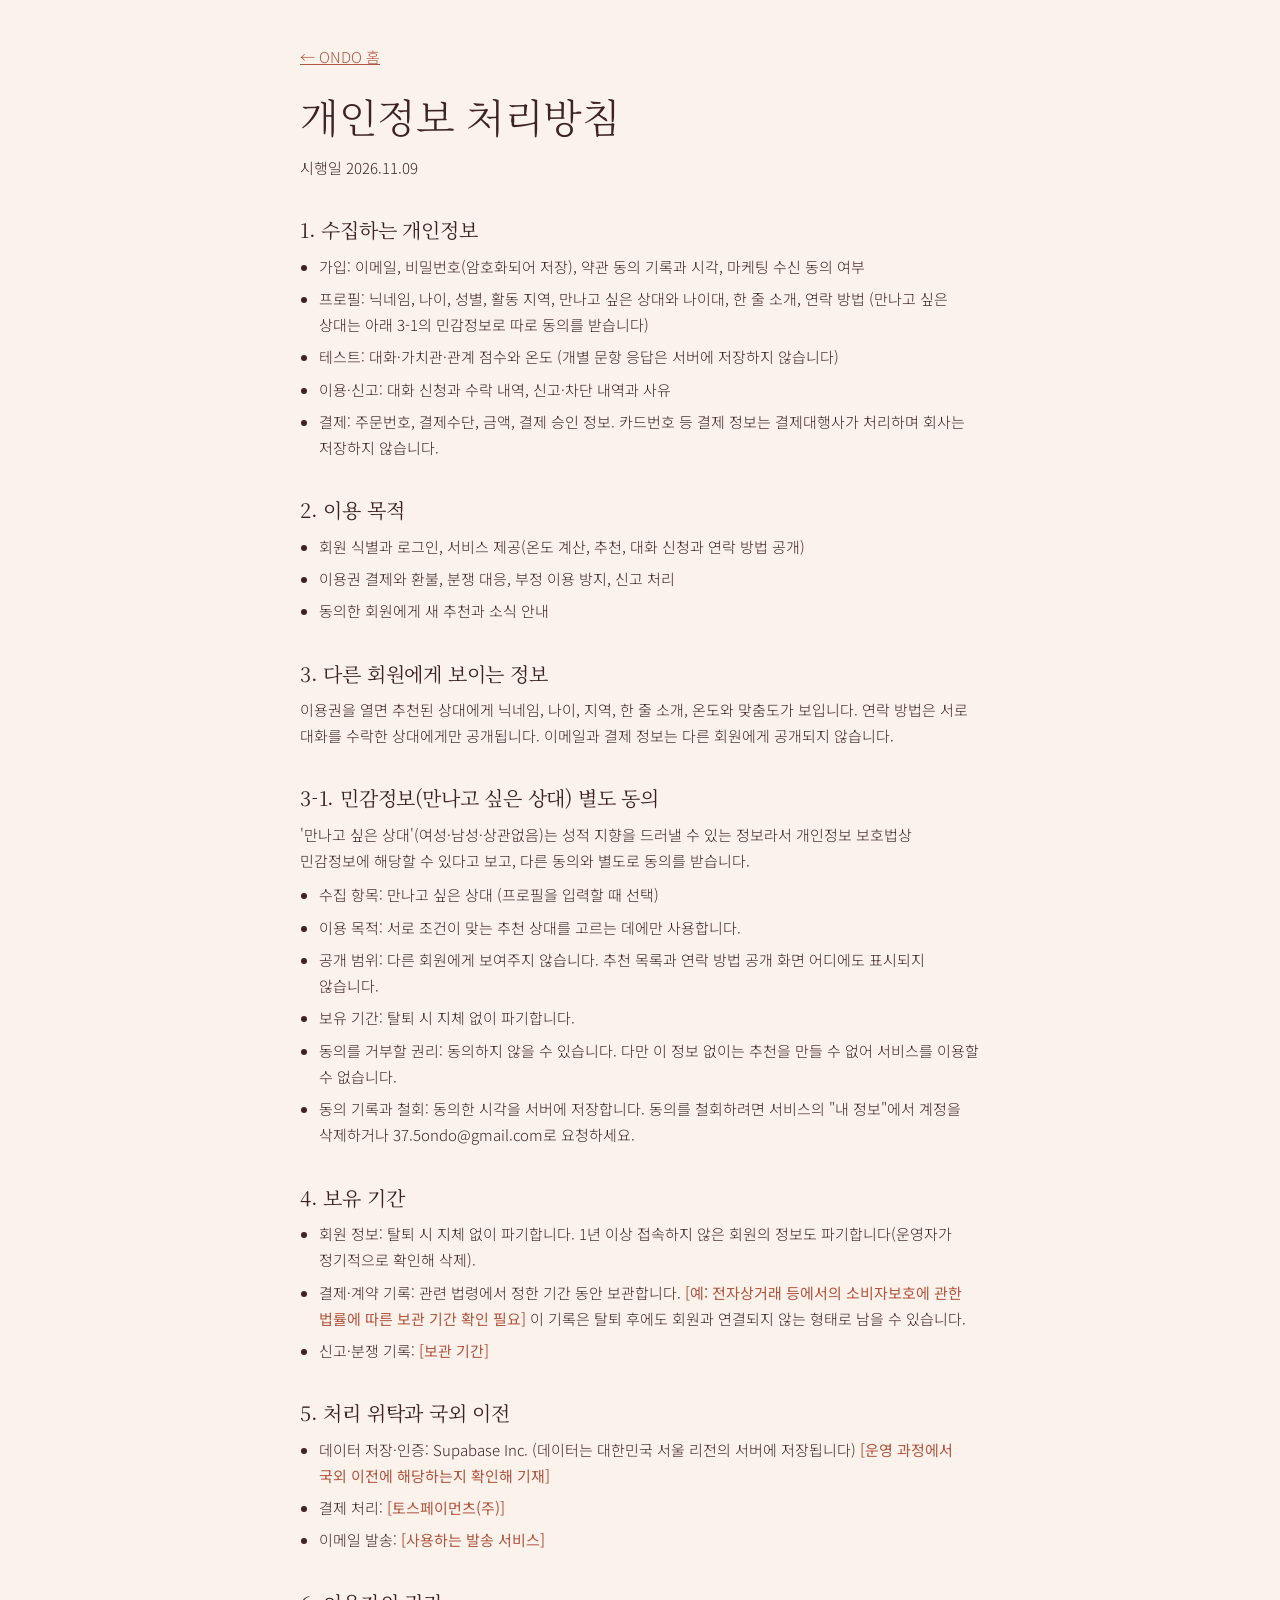
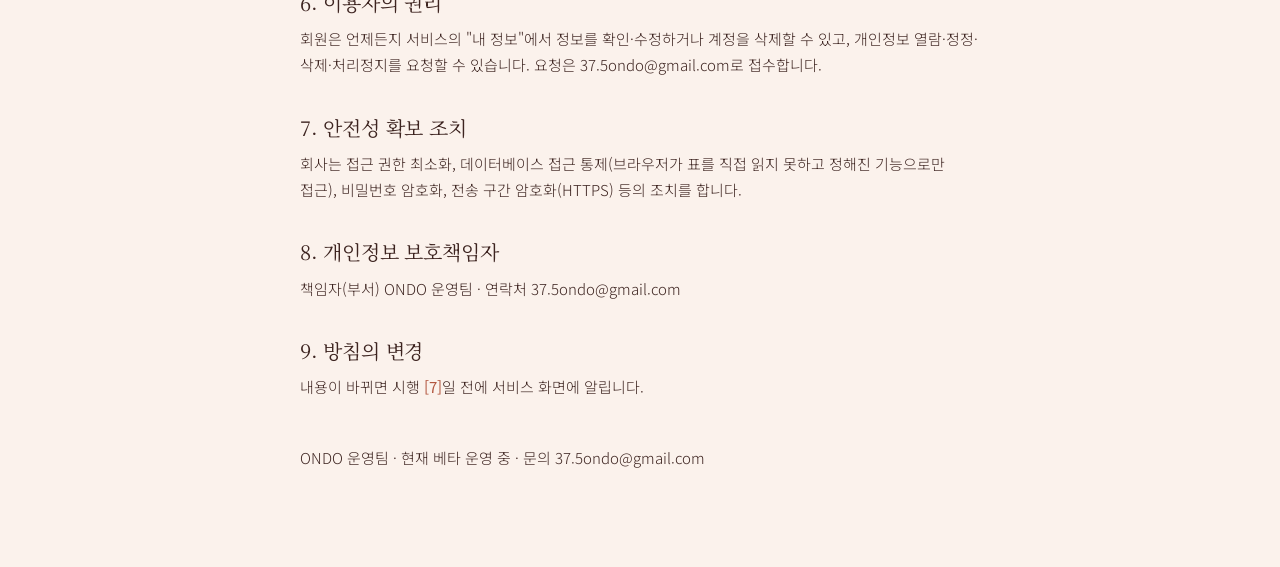
<file: privacy.html>
<!doctype html>
<html lang="ko">
<head>
<meta charset="utf-8">
<meta name="viewport" content="width=device-width,initial-scale=1,viewport-fit=cover">
<title>개인정보 처리방침 · ONDO</title>
<link rel="stylesheet" href="https://fonts.googleapis.com/css2?family=Noto+Serif+KR:wght@300;400&family=Noto+Sans+KR:wght@300;400;500&display=swap">
<link rel="stylesheet" href="styles.css">
<style>
.doc h2 { font-size: 20px; margin: 36px 0 10px; }
.doc p, .doc li { font-size: 15px; color: var(--ink); }
.doc ol, .doc ul { padding-left: 1.2em; margin: 8px 0; list-style: revert; display: grid; gap: 6px; }
.draft { background: var(--paper-2); border-radius: 14px; padding: 16px 18px; font-size: 13px; color: var(--ink); margin-bottom: 28px; }
.ph { color: var(--accent); font-weight: 400; }
</style>
</head>
<body>
<main class="screen"><div class="wrap"><div class="col wide doc">
<p class="switch" style="margin:0 0 20px"><a href="index.html" style="color:var(--accent)">← ONDO 홈</a></p>
<div class="page-head"><h1>개인정보 처리방침</h1><p>시행일 2026.11.09</p></div>
<div class="draft" id="draft" hidden><b>초안입니다.</b> 서비스를 열기 전에 반드시 법률 전문가의 검토를 받고 <span class="ph">[대괄호]</span> 항목을 실제 내용으로 바꾸세요. 이 초안은 법률 자문이 아니며, 실제 서비스 방식과 다르면 고쳐야 합니다.</div>
<h2>1. 수집하는 개인정보</h2>
<ul>
<li>가입: 이메일, 비밀번호(암호화되어 저장), 약관 동의 기록과 시각, 마케팅 수신 동의 여부</li>
<li>프로필: 닉네임, 나이, 성별, 활동 지역, 만나고 싶은 상대와 나이대, 한 줄 소개, 연락 방법 (만나고 싶은 상대는 아래 3-1의 민감정보로 따로 동의를 받습니다)</li>
<li>테스트: 대화·가치관·관계 점수와 온도 (개별 문항 응답은 서버에 저장하지 않습니다)</li>
<li>이용·신고: 대화 신청과 수락 내역, 신고·차단 내역과 사유</li>
<li>결제: 주문번호, 결제수단, 금액, 결제 승인 정보. 카드번호 등 결제 정보는 결제대행사가 처리하며 회사는 저장하지 않습니다.</li>
</ul>
<h2>2. 이용 목적</h2>
<ul>
<li>회원 식별과 로그인, 서비스 제공(온도 계산, 추천, 대화 신청과 연락 방법 공개)</li>
<li>이용권 결제와 환불, 분쟁 대응, 부정 이용 방지, 신고 처리</li>
<li>동의한 회원에게 새 추천과 소식 안내</li>
</ul>
<h2>3. 다른 회원에게 보이는 정보</h2>
<p>이용권을 열면 추천된 상대에게 닉네임, 나이, 지역, 한 줄 소개, 온도와 맞춤도가 보입니다. 연락 방법은 서로 대화를 수락한 상대에게만 공개됩니다. 이메일과 결제 정보는 다른 회원에게 공개되지 않습니다.</p>
<h2 id="sensitive">3-1. 민감정보(만나고 싶은 상대) 별도 동의</h2>
<p>'만나고 싶은 상대'(여성·남성·상관없음)는 성적 지향을 드러낼 수 있는 정보라서 개인정보 보호법상 민감정보에 해당할 수 있다고 보고, 다른 동의와 별도로 동의를 받습니다.</p>
<ul>
<li>수집 항목: 만나고 싶은 상대 (프로필을 입력할 때 선택)</li>
<li>이용 목적: 서로 조건이 맞는 추천 상대를 고르는 데에만 사용합니다.</li>
<li>공개 범위: 다른 회원에게 보여주지 않습니다. 추천 목록과 연락 방법 공개 화면 어디에도 표시되지 않습니다.</li>
<li>보유 기간: 탈퇴 시 지체 없이 파기합니다.</li>
<li>동의를 거부할 권리: 동의하지 않을 수 있습니다. 다만 이 정보 없이는 추천을 만들 수 없어 서비스를 이용할 수 없습니다.</li>
<li>동의 기록과 철회: 동의한 시각을 서버에 저장합니다. 동의를 철회하려면 서비스의 "내 정보"에서 계정을 삭제하거나 <span data-biz="contact">[이메일 또는 전화번호]</span>로 요청하세요.</li>
</ul>
<h2>4. 보유 기간</h2>
<ul>
<li>회원 정보: 탈퇴 시 지체 없이 파기합니다. 1년 이상 접속하지 않은 회원의 정보도 파기합니다(운영자가 정기적으로 확인해 삭제).</li>
<li>결제·계약 기록: 관련 법령에서 정한 기간 동안 보관합니다. <span class="ph">[예: 전자상거래 등에서의 소비자보호에 관한 법률에 따른 보관 기간 확인 필요]</span> 이 기록은 탈퇴 후에도 회원과 연결되지 않는 형태로 남을 수 있습니다.</li>
<li>신고·분쟁 기록: <span class="ph">[보관 기간]</span></li>
</ul>
<h2>5. 처리 위탁과 국외 이전</h2>
<ul>
<li>데이터 저장·인증: Supabase Inc. (데이터는 대한민국 서울 리전의 서버에 저장됩니다) <span class="ph">[운영 과정에서 국외 이전에 해당하는지 확인해 기재]</span></li>
<li>결제 처리: <span class="ph">[토스페이먼츠(주)]</span></li>
<li>이메일 발송: <span class="ph">[사용하는 발송 서비스]</span></li>
</ul>
<h2>6. 이용자의 권리</h2>
<p>회원은 언제든지 서비스의 "내 정보"에서 정보를 확인·수정하거나 계정을 삭제할 수 있고, 개인정보 열람·정정·삭제·처리정지를 요청할 수 있습니다. 요청은 <span data-biz="contact">[이메일 또는 전화번호]</span>로 접수합니다.</p>
<h2>7. 안전성 확보 조치</h2>
<p>회사는 접근 권한 최소화, 데이터베이스 접근 통제(브라우저가 표를 직접 읽지 못하고 정해진 기능으로만 접근), 비밀번호 암호화, 전송 구간 암호화(HTTPS) 등의 조치를 합니다.</p>
<h2>8. 개인정보 보호책임자</h2>
<p>책임자(부서) <span data-biz="privacyOfficer">[이름 또는 부서명]</span> · 연락처 <span data-biz="contact">[이메일 또는 전화번호]</span></p>
<h2>9. 방침의 변경</h2>
<p>내용이 바뀌면 시행 <span class="ph">[7]</span>일 전에 서비스 화면에 알립니다.</p>
<p class="hint" id="biz-line" style="margin-top:44px"><span data-biz="name">[사업자명]</span> · 대표 <span data-biz="ceo">[대표자명]</span> · 문의 <span data-biz="contact">[이메일 또는 전화번호]</span></p>
</div></div></main>
<script src="config.js"></script>
<script>
(function () {
  var B = (window.ONDO_CONFIG || {}).business || {};
  var dr = document.getElementById("draft"); if (dr && !B.contact) dr.hidden = false;  // 운영자에게만 필요한 안내라 연락처를 채우면 사라져요
  document.querySelectorAll("[data-biz]").forEach(function (el) { var v = B[el.getAttribute("data-biz")]; if (v) el.textContent = v; });
  var bl = document.getElementById("biz-line"); if (bl && !B.regNo) bl.textContent = (B.name || "ONDO") + " · 현재 베타 운영 중" + (B.contact ? " · 문의 " + B.contact : "");  // 사업자등록 전에는 빈 칸 대신 운영 상태만
})();
</script>
</body>
</html>
</file>
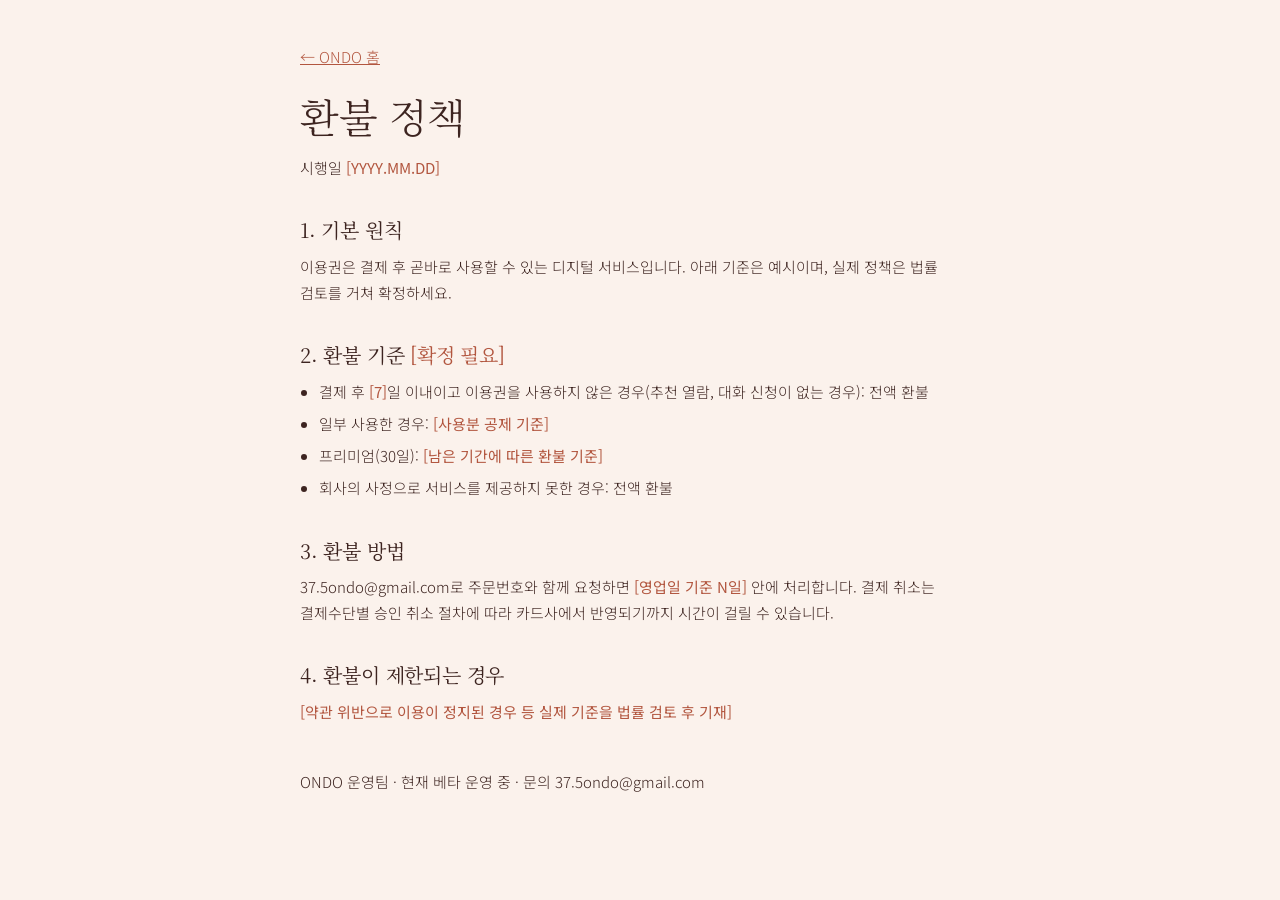
<file: refund.html>
<!doctype html>
<html lang="ko">
<head>
<meta charset="utf-8">
<meta name="viewport" content="width=device-width,initial-scale=1,viewport-fit=cover">
<title>환불 정책 · ONDO</title>
<link rel="stylesheet" href="https://fonts.googleapis.com/css2?family=Noto+Serif+KR:wght@300;400&family=Noto+Sans+KR:wght@300;400;500&display=swap">
<link rel="stylesheet" href="styles.css">
<style>
.doc h2 { font-size: 20px; margin: 36px 0 10px; }
.doc p, .doc li { font-size: 15px; color: var(--ink); }
.doc ol, .doc ul { padding-left: 1.2em; margin: 8px 0; list-style: revert; display: grid; gap: 6px; }
.draft { background: var(--paper-2); border-radius: 14px; padding: 16px 18px; font-size: 13px; color: var(--ink); margin-bottom: 28px; }
.ph { color: var(--accent); font-weight: 400; }
</style>
</head>
<body>
<main class="screen"><div class="wrap"><div class="col wide doc">
<p class="switch" style="margin:0 0 20px"><a href="index.html" style="color:var(--accent)">← ONDO 홈</a></p>
<div class="page-head"><h1>환불 정책</h1><p>시행일 <span class="ph">[YYYY.MM.DD]</span></p></div>
<div class="draft" id="draft" hidden><b>초안입니다.</b> 서비스를 열기 전에 반드시 법률 전문가의 검토를 받고 <span class="ph">[대괄호]</span> 항목을 실제 내용으로 바꾸세요. 이 초안은 법률 자문이 아니며, 실제 서비스 방식과 다르면 고쳐야 합니다.</div>
<h2>1. 기본 원칙</h2>
<p>이용권은 결제 후 곧바로 사용할 수 있는 디지털 서비스입니다. 아래 기준은 예시이며, 실제 정책은 법률 검토를 거쳐 확정하세요.</p>
<h2>2. 환불 기준 <span class="ph">[확정 필요]</span></h2>
<ul>
<li>결제 후 <span class="ph">[7]</span>일 이내이고 이용권을 사용하지 않은 경우(추천 열람, 대화 신청이 없는 경우): 전액 환불</li>
<li>일부 사용한 경우: <span class="ph">[사용분 공제 기준]</span></li>
<li>프리미엄(30일): <span class="ph">[남은 기간에 따른 환불 기준]</span></li>
<li>회사의 사정으로 서비스를 제공하지 못한 경우: 전액 환불</li>
</ul>
<h2>3. 환불 방법</h2>
<p><span data-biz="contact">[이메일 또는 전화번호]</span>로 주문번호와 함께 요청하면 <span class="ph">[영업일 기준 N일]</span> 안에 처리합니다. 결제 취소는 결제수단별 승인 취소 절차에 따라 카드사에서 반영되기까지 시간이 걸릴 수 있습니다.</p>
<h2>4. 환불이 제한되는 경우</h2>
<p><span class="ph">[약관 위반으로 이용이 정지된 경우 등 실제 기준을 법률 검토 후 기재]</span></p>
<p class="hint" id="biz-line" style="margin-top:44px"><span data-biz="name">[사업자명]</span> · 대표 <span data-biz="ceo">[대표자명]</span> · 문의 <span data-biz="contact">[이메일 또는 전화번호]</span></p>
</div></div></main>
<script src="config.js"></script>
<script>
(function () {
  var B = (window.ONDO_CONFIG || {}).business || {};
  var dr = document.getElementById("draft"); if (dr && !B.contact) dr.hidden = false;  // 운영자에게만 필요한 안내라 연락처를 채우면 사라져요
  document.querySelectorAll("[data-biz]").forEach(function (el) { var v = B[el.getAttribute("data-biz")]; if (v) el.textContent = v; });
  var bl = document.getElementById("biz-line"); if (bl && !B.regNo) bl.textContent = (B.name || "ONDO") + " · 현재 베타 운영 중" + (B.contact ? " · 문의 " + B.contact : "");  // 사업자등록 전에는 빈 칸 대신 운영 상태만
})();
</script>
</body>
</html>
</file>
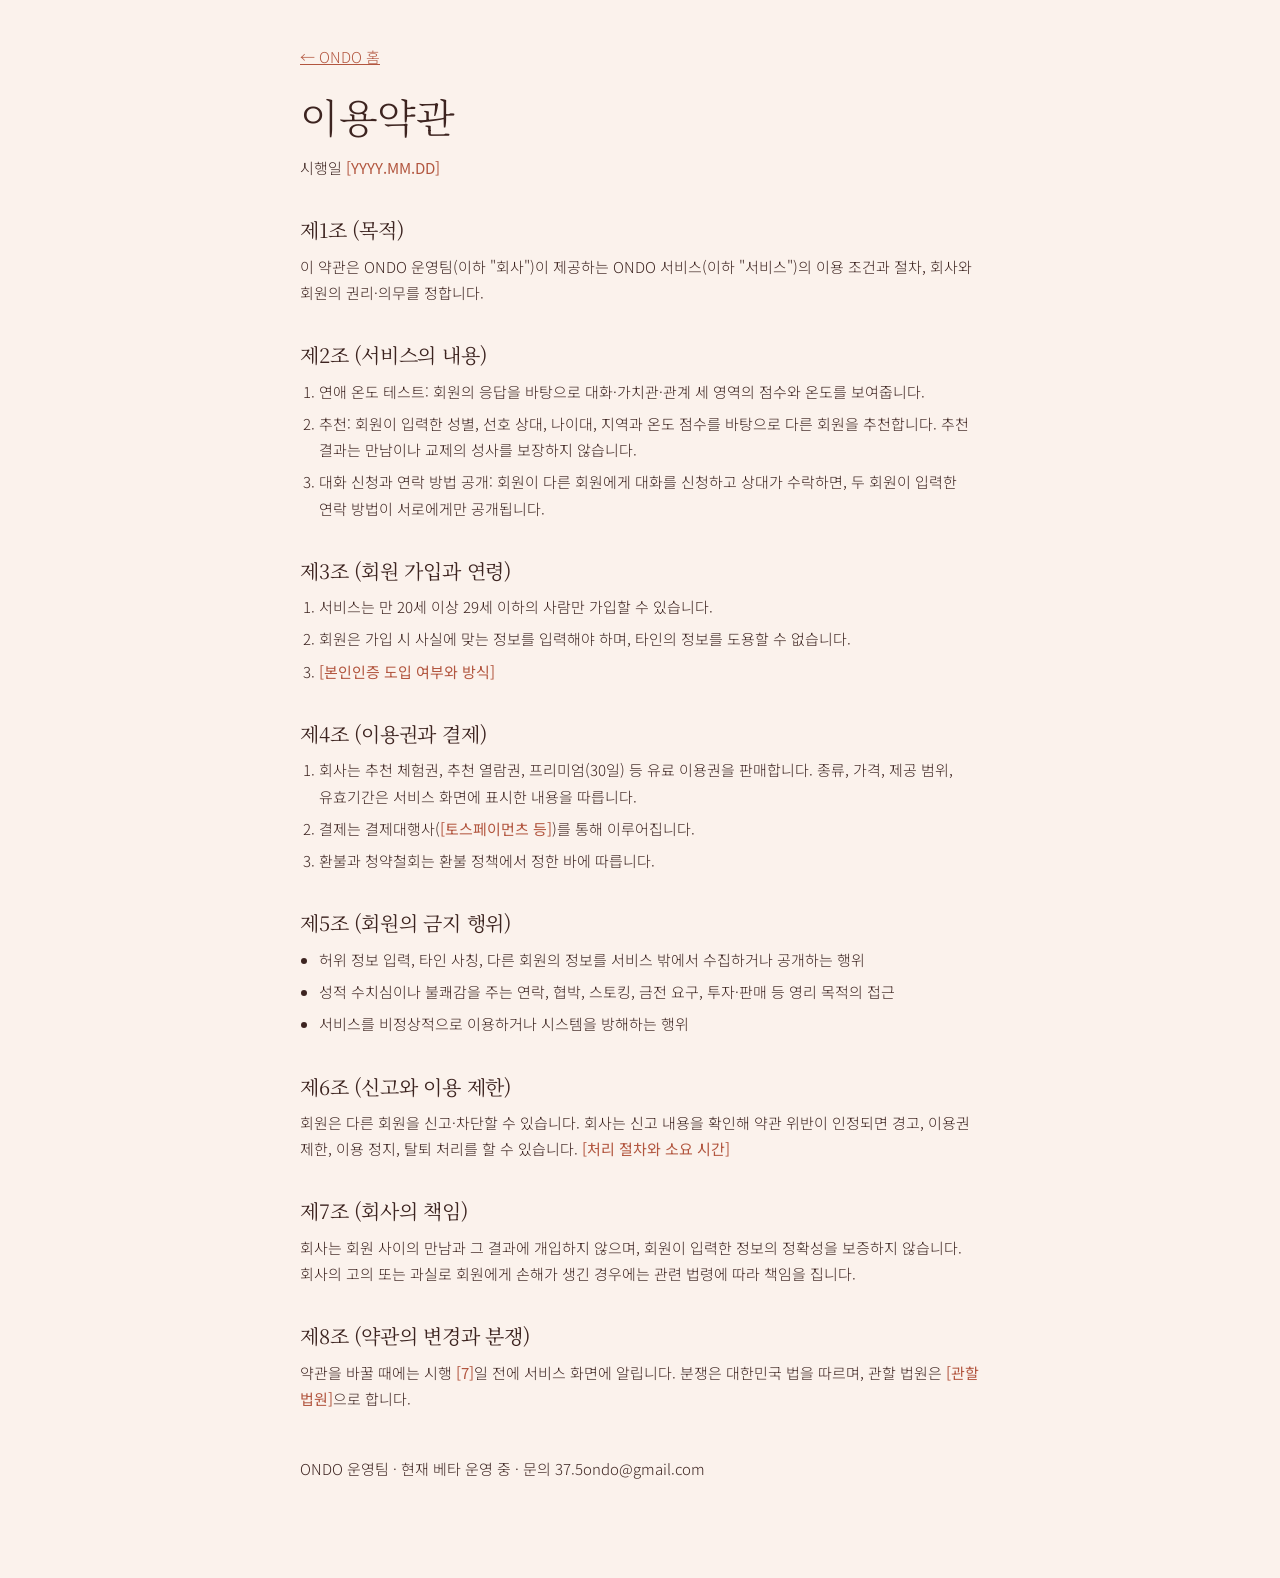
<file: terms.html>
<!doctype html>
<html lang="ko">
<head>
<meta charset="utf-8">
<meta name="viewport" content="width=device-width,initial-scale=1,viewport-fit=cover">
<title>이용약관 · ONDO</title>
<link rel="stylesheet" href="https://fonts.googleapis.com/css2?family=Noto+Serif+KR:wght@300;400&family=Noto+Sans+KR:wght@300;400;500&display=swap">
<link rel="stylesheet" href="styles.css">
<style>
.doc h2 { font-size: 20px; margin: 36px 0 10px; }
.doc p, .doc li { font-size: 15px; color: var(--ink); }
.doc ol, .doc ul { padding-left: 1.2em; margin: 8px 0; list-style: revert; display: grid; gap: 6px; }
.draft { background: var(--paper-2); border-radius: 14px; padding: 16px 18px; font-size: 13px; color: var(--ink); margin-bottom: 28px; }
.ph { color: var(--accent); font-weight: 400; }
</style>
</head>
<body>
<main class="screen"><div class="wrap"><div class="col wide doc">
<p class="switch" style="margin:0 0 20px"><a href="index.html" style="color:var(--accent)">← ONDO 홈</a></p>
<div class="page-head"><h1>이용약관</h1><p>시행일 <span class="ph">[YYYY.MM.DD]</span></p></div>
<div class="draft" id="draft" hidden><b>초안입니다.</b> 서비스를 열기 전에 반드시 법률 전문가의 검토를 받고 <span class="ph">[대괄호]</span> 항목을 실제 내용으로 바꾸세요. 이 초안은 법률 자문이 아니며, 실제 서비스 방식과 다르면 고쳐야 합니다.</div>
<h2>제1조 (목적)</h2>
<p>이 약관은 <span data-biz="name">[사업자명]</span>(이하 "회사")이 제공하는 ONDO 서비스(이하 "서비스")의 이용 조건과 절차, 회사와 회원의 권리·의무를 정합니다.</p>
<h2>제2조 (서비스의 내용)</h2>
<ol>
<li>연애 온도 테스트: 회원의 응답을 바탕으로 대화·가치관·관계 세 영역의 점수와 온도를 보여줍니다.</li>
<li>추천: 회원이 입력한 성별, 선호 상대, 나이대, 지역과 온도 점수를 바탕으로 다른 회원을 추천합니다. 추천 결과는 만남이나 교제의 성사를 보장하지 않습니다.</li>
<li>대화 신청과 연락 방법 공개: 회원이 다른 회원에게 대화를 신청하고 상대가 수락하면, 두 회원이 입력한 연락 방법이 서로에게만 공개됩니다.</li>
</ol>
<h2>제3조 (회원 가입과 연령)</h2>
<ol>
<li>서비스는 만 20세 이상 29세 이하의 사람만 가입할 수 있습니다.</li>
<li>회원은 가입 시 사실에 맞는 정보를 입력해야 하며, 타인의 정보를 도용할 수 없습니다.</li>
<li><span class="ph">[본인인증 도입 여부와 방식]</span></li>
</ol>
<h2>제4조 (이용권과 결제)</h2>
<ol>
<li>회사는 추천 체험권, 추천 열람권, 프리미엄(30일) 등 유료 이용권을 판매합니다. 종류, 가격, 제공 범위, 유효기간은 서비스 화면에 표시한 내용을 따릅니다.</li>
<li>결제는 결제대행사(<span class="ph">[토스페이먼츠 등]</span>)를 통해 이루어집니다.</li>
<li>환불과 청약철회는 환불 정책에서 정한 바에 따릅니다.</li>
</ol>
<h2>제5조 (회원의 금지 행위)</h2>
<ul>
<li>허위 정보 입력, 타인 사칭, 다른 회원의 정보를 서비스 밖에서 수집하거나 공개하는 행위</li>
<li>성적 수치심이나 불쾌감을 주는 연락, 협박, 스토킹, 금전 요구, 투자·판매 등 영리 목적의 접근</li>
<li>서비스를 비정상적으로 이용하거나 시스템을 방해하는 행위</li>
</ul>
<h2>제6조 (신고와 이용 제한)</h2>
<p>회원은 다른 회원을 신고·차단할 수 있습니다. 회사는 신고 내용을 확인해 약관 위반이 인정되면 경고, 이용권 제한, 이용 정지, 탈퇴 처리를 할 수 있습니다. <span class="ph">[처리 절차와 소요 시간]</span></p>
<h2>제7조 (회사의 책임)</h2>
<p>회사는 회원 사이의 만남과 그 결과에 개입하지 않으며, 회원이 입력한 정보의 정확성을 보증하지 않습니다. 회사의 고의 또는 과실로 회원에게 손해가 생긴 경우에는 관련 법령에 따라 책임을 집니다.</p>
<h2>제8조 (약관의 변경과 분쟁)</h2>
<p>약관을 바꿀 때에는 시행 <span class="ph">[7]</span>일 전에 서비스 화면에 알립니다. 분쟁은 대한민국 법을 따르며, 관할 법원은 <span class="ph">[관할 법원]</span>으로 합니다.</p>
<p class="hint" id="biz-line" style="margin-top:44px"><span data-biz="name">[사업자명]</span> · 대표 <span data-biz="ceo">[대표자명]</span> · 문의 <span data-biz="contact">[이메일 또는 전화번호]</span></p>
</div></div></main>
<script src="config.js"></script>
<script>
(function () {
  var B = (window.ONDO_CONFIG || {}).business || {};
  var dr = document.getElementById("draft"); if (dr && !B.contact) dr.hidden = false;  // 운영자에게만 필요한 안내라 연락처를 채우면 사라져요
  document.querySelectorAll("[data-biz]").forEach(function (el) { var v = B[el.getAttribute("data-biz")]; if (v) el.textContent = v; });
  var bl = document.getElementById("biz-line"); if (bl && !B.regNo) bl.textContent = (B.name || "ONDO") + " · 현재 베타 운영 중" + (B.contact ? " · 문의 " + B.contact : "");  // 사업자등록 전에는 빈 칸 대신 운영 상태만
})();
</script>
</body>
</html>
</file>
<file: styles.css>
/* Layout: 상단 고정 내비 + 아치형 노을 일러스트 히어로(좌 카피 / 우 그림),
   이후 온도 체험 → 진행 방식 → 이용권 → FAQ. 앱 화면(가입·프로필·테스트·결과·추천)은 좁은 단일 컬럼. */
:root {
  --bg: #fbf2ec;
  --paper: #fff9f4;
  --paper-2: #f5e5dc;
  --ink: #3d2420;
  --muted: #86665e;
  --accent: #b2563f;
  --accent-deep: #8f402d;
  --accent-ink: #fff7f1;
  --peach: #eaa88f;
  --line: rgba(120, 70, 55, .16);
  --err: #b4412f;
  --sky-a: #f6dccb; --sky-b: #f1b69d; --sky-c: #e4917c;
  --sun: #fff0d8; --far: #d79a8d; --near: #a9625c; --bank: #4a2c2b;
  --water-a: #e9a591; --water-b: #bf766b;
  --f-display: "Noto Serif KR", "Nanum Myeongjo", "Apple SD Gothic Neo", serif;
  --f-body: "Noto Sans KR", "Apple SD Gothic Neo", "Malgun Gothic", system-ui, sans-serif;
  --f-latin: "Cormorant Garamond", "Noto Serif KR", Georgia, serif;
}
@media (prefers-color-scheme: dark) {
  :root:not([data-theme="light"]) {
    --bg: #1c1115; --paper: #251920; --paper-2: #33232a; --ink: #f6e5dd; --muted: #c2a49b;
    --accent: #e6987f; --accent-deep: #f0b19c; --accent-ink: #2a1318; --peach: #8d4f4d; --line: rgba(255, 220, 205, .14); --err: #ff9c86;
    --sky-a: #3f2531; --sky-b: #77404a; --sky-c: #b66b60; --sun: #ffd9b0; --far: #6c4048; --near: #3a2230; --bank: #170d12;
    --water-a: #8c4d50; --water-b: #4d2a35;
    color-scheme: dark;
  }
}
:root[data-theme="dark"] {
  --bg: #1c1115; --paper: #251920; --paper-2: #33232a; --ink: #f6e5dd; --muted: #c2a49b;
  --accent: #e6987f; --accent-deep: #f0b19c; --accent-ink: #2a1318; --peach: #8d4f4d; --line: rgba(255, 220, 205, .14); --err: #ff9c86;
  --sky-a: #3f2531; --sky-b: #77404a; --sky-c: #b66b60; --sun: #ffd9b0; --far: #6c4048; --near: #3a2230; --bank: #170d12;
  --water-a: #8c4d50; --water-b: #4d2a35;
  color-scheme: dark;
}

* { box-sizing: border-box; }
html { -webkit-text-size-adjust: 100%; scroll-behavior: smooth; }
body { margin: 0; background: var(--bg); color: var(--ink); font-family: var(--f-body); font-size: 16px; line-height: 1.75; word-break: keep-all; font-weight: 300; }
h1, h2, h3, h4, p, ul, ol, dl, dd { margin: 0; }
ul, ol { padding: 0; list-style: none; }
h1, h2, h3 { font-family: var(--f-display); font-weight: 400; text-wrap: balance; line-height: 1.32; letter-spacing: -.01em; }
button, input, select, textarea { font: inherit; color: inherit; }
button { cursor: pointer; }
:focus-visible { outline: 2px solid var(--accent); outline-offset: 3px; border-radius: 6px; }
.wrap { width: 100%; max-width: 1120px; margin-inline: auto; padding-left: max(20px, env(safe-area-inset-left, 0px)); padding-right: max(20px, env(safe-area-inset-right, 0px)); }
.view[hidden], [hidden] { display: none !important; }
.latin { font-family: var(--f-latin); font-style: italic; }
.label { font-size: 12px; letter-spacing: .14em; text-transform: uppercase; color: var(--accent); font-weight: 400; }

/* ---------- nav ---------- */
.nav { position: sticky; top: env(safe-area-inset-top, 0px); z-index: 30; background: color-mix(in srgb, var(--bg) 86%, transparent); backdrop-filter: blur(14px); -webkit-backdrop-filter: blur(14px); border-bottom: 1px solid var(--line); }
body::before { content: ""; position: fixed; inset: 0 0 auto; height: env(safe-area-inset-top, 0px); z-index: 31; background: var(--bg); }
.nav .wrap { display: flex; align-items: center; justify-content: space-between; gap: 20px; height: 64px; }
.logo { background: none; border: 0; padding: 0; color: var(--accent); font-family: var(--f-display); font-weight: 400; font-size: 26px; letter-spacing: .12em; line-height: 1; }
.logo sup { font-size: 11px; letter-spacing: 0; vertical-align: top; position: relative; top: 1px; }
.links { display: flex; gap: 28px; font-size: 14px; }
.links button { background: none; border: 0; padding: 6px 0; color: var(--muted); font-weight: 400; }
.links button:hover { color: var(--ink); }
.nav-r { display: flex; align-items: center; gap: 10px; }
.tbtn { background: none; border: 0; font-size: 14px; color: var(--ink); padding: 8px 6px; font-weight: 400; }
.btn { display: inline-flex; align-items: center; justify-content: center; gap: 10px; min-height: 52px; padding: 0 30px; border-radius: 999px; border: 1px solid var(--accent); background: var(--accent); color: var(--accent-ink); font-weight: 400; font-size: 16px; letter-spacing: .01em; transition: background .2s, transform .2s; }
.btn:hover { background: var(--accent-deep); border-color: var(--accent-deep); }
.btn:active { transform: translateY(1px); }
.btn.line { background: transparent; color: var(--accent); }
.btn.line:hover { background: color-mix(in srgb, var(--accent) 10%, transparent); }
.btn.sm { min-height: 40px; padding: 0 20px; font-size: 14px; }
.nav .btn, .nav .tbtn { white-space: nowrap; }
@media (max-width: 400px) {
  .nav .wrap { gap: 8px; }
  .logo { font-size: 22px; }
  .nav-r { gap: 2px; }
  .nav .btn.sm { padding: 0 14px; }
  .tbtn { padding: 8px 4px; max-width: 132px; overflow: hidden; text-overflow: ellipsis; }
}
.btn.block { width: 100%; }
.btn[disabled] { opacity: .5; cursor: not-allowed; }
@media (max-width: 820px) { .links { display: none; } }

/* ---------- hero ---------- */
.hero { padding-block: 56px 72px; overflow: hidden; }
.hero .wrap { display: grid; grid-template-columns: minmax(0, 1.08fr) minmax(0, .92fr); gap: 56px; align-items: center; }
.hero-copy .label { margin-bottom: 22px; display: block; }
.hero h1 { font-size: clamp(42px, 7vw, 72px); line-height: 1.18; font-weight: 300; letter-spacing: -.025em; margin-bottom: 26px; }
.hero h1 em { font-style: normal; color: var(--accent); }
.hero .sub { max-width: 26rem; color: var(--muted); font-size: 16px; margin-bottom: 36px; }
.hero .cta-row { display: flex; flex-wrap: wrap; gap: 14px 20px; align-items: center; }
.hero .cta-row small { color: var(--muted); font-size: 13px; }
.facts { display: grid; grid-template-columns: repeat(3, auto); justify-content: start; gap: 0 36px; margin-top: 52px; padding-top: 22px; border-top: 1px solid var(--line); }
.facts dt { font-family: var(--f-display); font-size: 20px; color: var(--ink); }
.facts dd { font-size: 12px; color: var(--muted); }
.art { position: relative; justify-self: end; width: min(100%, 440px); }
.art .ring { position: absolute; width: 112%; aspect-ratio: 1; left: -6%; top: 8%; border-radius: 50%; border: 1px solid var(--line); }
.arch { position: relative; aspect-ratio: 460 / 560; border-radius: 230px 230px 28px 28px; overflow: hidden; background: var(--sky-b); }
.arch svg { position: absolute; inset: 0; width: 100%; height: 100%; display: block; }
.arch .grain { position: absolute; inset: 0; opacity: .22; mix-blend-mode: soft-light; background-image: url("data:image/svg+xml;utf8,<svg xmlns='http://www.w3.org/2000/svg' width='160' height='160'><filter id='n'><feTurbulence type='fractalNoise' baseFrequency='.9' numOctaves='2' stitchTiles='stitch'/><feColorMatrix values='0 0 0 0 .5 0 0 0 0 .5 0 0 0 0 .5 0 0 0 1 0'/></filter><rect width='160' height='160' filter='url(%23n)'/></svg>"); }
.art figcaption { margin-top: 14px; text-align: right; font-size: 22px; color: var(--accent); line-height: 1.2; }
@media (max-width: 860px) {
  .hero { padding-block: 36px 56px; }
  .hero .wrap { grid-template-columns: minmax(0, 1fr); gap: 44px; }
  .art { justify-self: center; width: min(100%, 360px); }
  .facts { gap: 0 24px; }
}
.s-far { fill: var(--far); } .s-near { fill: var(--near); } .s-bank { fill: var(--bank); }
.s-sun { fill: var(--sun); }

/* ---------- sections ---------- */
.sec { padding-block: 96px; }
.sec.paper { background: var(--paper); border-block: 1px solid var(--line); }
.sec-head { max-width: 40rem; margin-bottom: 52px; }
.sec-head .label { display: block; margin-bottom: 16px; }
.sec-head h2 { font-size: clamp(28px, 4.4vw, 44px); font-weight: 300; margin-bottom: 16px; }
.sec-head p { color: var(--muted); }
@media (max-width: 700px) { .sec { padding-block: 68px; } }

/* demo */
.demo { display: grid; grid-template-columns: minmax(0, 1fr) minmax(0, 1fr); gap: 64px; align-items: center; }
.gauge-box { display: grid; justify-items: center; gap: 8px; text-align: center; }
.gauge { width: min(100%, 300px); height: auto; overflow: visible; }
.gauge .g-track { fill: none; stroke: var(--paper-2); stroke-width: 9; stroke-linecap: round; }
.gauge .g-val { fill: none; stroke: var(--accent); stroke-width: 9; stroke-linecap: round; transition: stroke-dasharray .4s ease; }
.gauge .g-num { font-family: var(--f-display); font-weight: 300; font-size: 62px; fill: var(--ink); text-anchor: middle; font-variant-numeric: tabular-nums; }
.gauge .g-deg { font-size: 26px; fill: var(--accent); }
.gauge .g-cap { font-size: 11px; fill: var(--muted); text-anchor: middle; letter-spacing: .08em; }
.gauge-box .tname { font-family: var(--f-display); font-size: 22px; }
.gauge-box .tdesc { color: var(--muted); font-size: 14px; max-width: 22rem; }
.sliders { display: grid; gap: 30px; }
.slider-row label { display: flex; justify-content: space-between; align-items: baseline; margin-bottom: 8px; font-size: 15px; font-weight: 400; }
.slider-row label span { font-size: 13px; color: var(--accent); font-variant-numeric: tabular-nums; }
.slider-row .poles { display: flex; justify-content: space-between; font-size: 12px; color: var(--muted); margin-top: 6px; }
input[type="range"] { -webkit-appearance: none; appearance: none; width: 100%; height: 24px; background: transparent; margin: 0; }
input[type="range"]::-webkit-slider-runnable-track { height: 2px; background: var(--line); border-radius: 2px; }
input[type="range"]::-moz-range-track { height: 2px; background: var(--line); }
input[type="range"]::-webkit-slider-thumb { -webkit-appearance: none; width: 22px; height: 22px; border-radius: 50%; background: var(--accent); border: 4px solid var(--bg); box-shadow: 0 0 0 1px var(--accent); margin-top: -10px; }
input[type="range"]::-moz-range-thumb { width: 14px; height: 14px; border-radius: 50%; background: var(--accent); border: 4px solid var(--bg); box-shadow: 0 0 0 1px var(--accent); }
@media (max-width: 860px) { .demo { grid-template-columns: minmax(0, 1fr); gap: 44px; } }

/* steps */
.timeline { display: grid; grid-template-columns: repeat(4, minmax(0, 1fr)); gap: 0 28px; counter-reset: s; }
.timeline li { position: relative; padding-top: 34px; border-top: 1px solid var(--line); }
.timeline li::before { content: ""; position: absolute; top: -5px; left: 0; width: 9px; height: 9px; border-radius: 50%; background: var(--accent); }
.timeline h3 { font-size: 20px; margin-bottom: 8px; }
.timeline p { font-size: 14px; color: var(--muted); max-width: 16rem; }
.timeline .when { display: block; font-size: 12px; letter-spacing: .1em; color: var(--accent); margin-bottom: 12px; }
@media (max-width: 860px) { .timeline { grid-template-columns: minmax(0, 1fr); gap: 36px; } .timeline li { padding-top: 22px; } }

/* match preview */
.pair { display: grid; grid-template-columns: minmax(0, .9fr) minmax(0, 1.1fr); gap: 64px; align-items: center; }
.pair-vis { background: var(--paper-2); border-radius: 28px; padding: 36px 32px; display: grid; gap: 26px; }
.pair-who { display: flex; align-items: center; justify-content: space-between; gap: 16px; }
.pair-who div { display: flex; align-items: center; gap: 12px; min-width: 0; }
.pair-who b { font-family: var(--f-display); font-weight: 400; font-size: 17px; }
.pair-who small { display: block; color: var(--muted); font-size: 12px; line-height: 1.3; }
.dot-av { flex: none; width: 44px; height: 44px; border-radius: 50%; display: grid; place-items: center; font-family: var(--f-display); font-size: 18px; color: var(--accent-ink); background: var(--accent); }
.dot-av.b { background: var(--peach); color: var(--ink); }
.cmp-row small { display: flex; justify-content: space-between; font-size: 12px; color: var(--muted); margin-bottom: 8px; }
.cmp { position: relative; height: 22px; }
.cmp::before { content: ""; position: absolute; left: 0; right: 0; top: 10px; height: 1px; background: var(--line); }
.cmp i, .cmp b { position: absolute; top: 3px; width: 16px; height: 16px; margin-left: -8px; border-radius: 50%; }
.cmp i { background: var(--accent); }
.cmp b { background: var(--peach); }
.cmp s { position: absolute; top: 10px; height: 2px; background: var(--accent); opacity: .45; }
.pair-score { text-align: center; font-family: var(--f-display); font-size: 15px; color: var(--muted); }
.pair-score strong { display: block; font-size: 40px; font-weight: 300; color: var(--accent); line-height: 1.1; }
.pair-copy h2 { font-size: clamp(26px, 4vw, 40px); font-weight: 300; margin-bottom: 18px; }
.pair-copy p { color: var(--muted); max-width: 28rem; margin-bottom: 14px; }
@media (max-width: 860px) { .pair { grid-template-columns: minmax(0, 1fr); gap: 40px; } .pair-vis { padding: 28px 22px; } }

/* pricing */
.plans { display: grid; grid-template-columns: repeat(4, minmax(0, 1fr)); gap: 1px; background: var(--line); border: 1px solid var(--line); border-radius: 24px; overflow: hidden; }
.plan { background: var(--bg); padding: 34px 26px 30px; display: flex; flex-direction: column; gap: 6px; min-width: 0; }
.plan.hot { background: var(--paper-2); }
.plan h3 { font-size: 20px; display: flex; align-items: center; gap: 10px; flex-wrap: wrap; }
.tag { font-family: var(--f-body); font-size: 11px; letter-spacing: .06em; padding: 2px 10px; border-radius: 99px; background: var(--accent); color: var(--accent-ink); font-weight: 400; }
.price { font-family: var(--f-display); font-size: 36px; font-weight: 300; margin: 10px 0 2px; font-variant-numeric: tabular-nums; }
.price small { font-family: var(--f-body); font-size: 13px; color: var(--muted); margin-left: 4px; }
.plan .for { font-size: 13px; color: var(--muted); margin-bottom: 18px; }
.plan ul { display: grid; gap: 10px; margin-bottom: 28px; font-size: 14px; flex: 1; }
.plan li { display: flex; gap: 10px; }
.plan li::before { content: ""; flex: none; width: 5px; height: 5px; border-radius: 50%; background: var(--accent); margin-top: .72em; }
.plan li.off { color: var(--muted); text-decoration: line-through; text-decoration-color: var(--line); }
.plan li.off::before { background: var(--line); }
.note { margin-top: 18px; font-size: 12px; color: var(--muted); }
@media (max-width: 1000px) { .plans { grid-template-columns: repeat(2, minmax(0, 1fr)); } }
@media (max-width: 600px) { .plans { grid-template-columns: minmax(0, 1fr); } }
.price small.save { display: block; margin: 2px 0 0; color: var(--accent); font-size: 12px; }

/* faq */
.faq { max-width: 46rem; border-top: 1px solid var(--line); }
.faq details { border-bottom: 1px solid var(--line); }
.faq summary { list-style: none; cursor: pointer; padding: 22px 0; display: flex; justify-content: space-between; gap: 20px; font-family: var(--f-display); font-size: 18px; }
.faq summary::-webkit-details-marker { display: none; }
.faq summary::after { content: "+"; font-family: var(--f-body); font-weight: 300; font-size: 22px; line-height: 1; color: var(--accent); transition: transform .2s; }
.faq details[open] summary::after { transform: rotate(45deg); }
.faq p { padding: 0 40px 24px 0; color: var(--muted); font-size: 15px; }

/* closing */
.closing { padding-block: 100px; text-align: left; }
.closing .box { background: linear-gradient(170deg, var(--sky-a), var(--sky-b) 70%, var(--sky-c)); border-radius: 32px; padding: clamp(36px, 7vw, 80px); display: grid; grid-template-columns: minmax(0, 1fr) auto; gap: 32px; align-items: end; }
.closing h2 { font-size: clamp(30px, 5vw, 52px); font-weight: 300; margin-bottom: 12px; color: #3d2420; }
.closing p { color: #6b4a42; font-size: 15px; }
.closing .btn { background: #3d2420; border-color: #3d2420; color: #fff4ec; }
.closing .btn:hover { background: #2a1714; }
@media (max-width: 700px) { .closing .box { grid-template-columns: minmax(0, 1fr); align-items: start; } }

/* footer */
.foot { border-top: 1px solid var(--line); padding-block: 44px 56px; font-size: 13px; color: var(--muted); }
.foot .wrap { display: grid; gap: 22px; }
.foot-top { display: flex; flex-wrap: wrap; justify-content: space-between; gap: 16px 32px; align-items: baseline; }
.foot-links { display: flex; flex-wrap: wrap; gap: 6px 22px; }
.foot-links button { background: none; border: 0; padding: 0; font-size: 13px; color: var(--ink); }
.foot address { font-style: normal; line-height: 1.9; max-width: 46rem; }
.foot .beta { color: var(--accent); }

/* ---------- app screens ---------- */
.screen { padding-block: 44px 96px; }
.col { max-width: 520px; margin-inline: auto; }
.col.wide { max-width: 680px; }
.steps { display: flex; gap: 10px; margin-bottom: 40px; font-size: 12px; color: var(--muted); letter-spacing: .04em; flex-wrap: wrap; }
.steps li { display: flex; align-items: center; gap: 10px; }
.steps li + li::before { content: ""; width: 24px; height: 1px; background: var(--line); }
.steps li[aria-current="step"] { color: var(--accent); font-weight: 400; }
.steps li.done { color: var(--ink); }
.page-head { margin-bottom: 36px; }
.page-head h1 { font-size: clamp(30px, 5vw, 40px); font-weight: 300; margin-bottom: 12px; }
.page-head p { color: var(--muted); font-size: 15px; }
.field { display: flex; flex-direction: column; gap: 8px; margin-bottom: 22px; min-width: 0; }
.row2 { display: grid; grid-template-columns: minmax(0, 1fr) minmax(0, 1fr); gap: 0 16px; }
@media (max-width: 460px) { .row2 { grid-template-columns: minmax(0, 1fr); } }
label.l { font-size: 13px; font-weight: 400; color: var(--ink); }
input[type="text"], input[type="email"], input[type="password"], select {
  width: 100%; min-height: 52px; padding: 0 2px; border: 0; border-bottom: 1px solid var(--line); border-radius: 0; background: transparent; appearance: none; -webkit-appearance: none; font-size: 16px; font-weight: 400;
}
input::placeholder { color: color-mix(in srgb, var(--muted) 70%, transparent); font-weight: 300; }
input:focus, select:focus { outline: none; border-bottom-color: var(--accent); box-shadow: 0 1px 0 var(--accent); }
select { background-image: linear-gradient(45deg, transparent 50%, var(--accent) 50%), linear-gradient(135deg, var(--accent) 50%, transparent 50%); background-position: calc(100% - 12px) 24px, calc(100% - 7px) 24px; background-size: 5px 5px; background-repeat: no-repeat; padding-right: 28px; }
.field.bad input, .field.bad select { border-bottom-color: var(--err); }
.err { font-size: 12px; color: var(--err); min-height: 0; }
.err:empty { display: none; }
.hint { font-size: 12px; color: var(--muted); }
.terms { border-top: 1px solid var(--line); margin: 30px 0 26px; }
.terms label { display: flex; align-items: flex-start; gap: 12px; padding: 14px 0; border-bottom: 1px solid var(--line); font-size: 14px; cursor: pointer; }
.terms label.all { font-weight: 400; font-size: 15px; }
.terms input { width: 20px; height: 20px; margin: 1px 0 0; accent-color: var(--accent); flex: none; }
.terms .req { color: var(--accent); font-size: 12px; margin-right: 6px; }
.terms a { color: var(--accent); text-decoration: underline; text-underline-offset: 3px; }
.actions { display: flex; flex-wrap: wrap; gap: 12px; align-items: center; }
.switch { margin-top: 26px; font-size: 14px; color: var(--muted); }
.switch button { background: none; border: 0; padding: 0 0 0 6px; color: var(--accent); text-decoration: underline; text-underline-offset: 3px; }
.demo-note { font-size: 12px; color: var(--muted); margin-top: 22px; line-height: 1.7; }

/* test */
.prog { height: 2px; background: var(--line); margin-bottom: 14px; }
.prog i { display: block; height: 100%; width: 0; background: var(--accent); transition: width .3s; }
.prog-meta { display: flex; justify-content: space-between; font-size: 12px; color: var(--muted); letter-spacing: .06em; margin-bottom: 56px; }
.q-dim { font-size: 13px; color: var(--accent); margin-bottom: 18px; letter-spacing: .1em; }
.q { font-size: clamp(24px, 4.6vw, 34px); font-weight: 300; line-height: 1.5; min-height: 4.5em; margin-bottom: 36px; }
.scale { display: grid; grid-template-columns: repeat(5, 1fr); align-items: center; justify-items: center; margin-bottom: 14px; }
.scale button { border: 1px solid var(--accent); background: transparent; border-radius: 50%; padding: 0; transition: background .15s, transform .15s; }
.scale button:nth-child(1), .scale button:nth-child(5) { width: 56px; height: 56px; }
.scale button:nth-child(2), .scale button:nth-child(4) { width: 44px; height: 44px; }
.scale button:nth-child(3) { width: 34px; height: 34px; }
.scale button:hover { background: color-mix(in srgb, var(--accent) 16%, transparent); }
.scale button[aria-pressed="true"] { background: var(--accent); }
.scale-l { display: flex; justify-content: space-between; font-size: 12px; color: var(--muted); margin-bottom: 44px; }
.test-nav { display: flex; justify-content: space-between; gap: 12px; }
.wait { text-align: center; padding: 120px 0; }
.pulse { width: 64px; height: 64px; border-radius: 50%; margin: 0 auto 22px; background: var(--accent); animation: pulse 1.2s ease-in-out infinite; }
@keyframes pulse { 0%, 100% { transform: scale(.7); opacity: .45; } 50% { transform: scale(1); opacity: 1; } }

/* result */
.res-top { display: grid; justify-items: center; text-align: center; gap: 10px; padding-bottom: 44px; border-bottom: 1px solid var(--line); margin-bottom: 44px; }
.res-top .who { font-size: 14px; color: var(--muted); }
.res-top h1 { font-size: clamp(26px, 4.6vw, 36px); font-weight: 300; }
.res-top .desc { color: var(--muted); max-width: 28rem; font-size: 15px; }
.dim-list { display: grid; gap: 28px; margin-bottom: 56px; }
.dim h3 { display: flex; justify-content: space-between; align-items: baseline; font-family: var(--f-body); font-size: 15px; font-weight: 400; margin-bottom: 14px; }
.dim h3 span { color: var(--accent); font-size: 13px; font-variant-numeric: tabular-nums; }
.track { position: relative; height: 22px; }
.track::before { content: ""; position: absolute; left: 0; right: 0; top: 10px; height: 1px; background: var(--line); }
.track s { position: absolute; left: 0; top: 10px; height: 2px; background: var(--accent); }
.track b { position: absolute; top: 3px; width: 16px; height: 16px; margin-left: -8px; border-radius: 50%; background: var(--accent); box-shadow: 0 0 0 5px color-mix(in srgb, var(--accent) 18%, transparent); }
.poles { display: flex; justify-content: space-between; font-size: 12px; color: var(--muted); margin-top: 6px; }
.res-sec h2 { font-size: 26px; font-weight: 300; margin-bottom: 8px; }
.res-sec > p { font-size: 13px; color: var(--muted); margin-bottom: 22px; }
.cands { display: grid; margin-bottom: 36px; border-top: 1px solid var(--line); }
.cand { display: grid; grid-template-columns: auto minmax(0, 1fr); gap: 18px; padding: 26px 0; border-bottom: 1px solid var(--line); }
.avatar { width: 56px; height: 56px; border-radius: 50%; display: grid; place-items: center; font-family: var(--f-display); font-size: 22px; color: var(--accent-ink); background: var(--accent); }
.avatar.alt { background: var(--peach); color: var(--ink); }
.cand-top { display: flex; flex-wrap: wrap; justify-content: space-between; gap: 2px 14px; align-items: baseline; }
.cand-top h3 { font-size: 20px; }
.cand-top h3 small { font-family: var(--f-body); font-size: 13px; color: var(--muted); margin-left: 8px; font-weight: 300; }
.score { font-size: 13px; color: var(--accent); font-variant-numeric: tabular-nums; }
.bio { font-size: 14px; margin: 8px 0 12px; }
.why { display: grid; gap: 2px; margin-bottom: 16px; font-size: 13px; color: var(--muted); }
.why li::before { content: "– "; color: var(--accent); }
.cand.locked .bio, .cand.locked .why { filter: blur(5px); user-select: none; pointer-events: none; }
.lock-panel { background: var(--paper-2); border-radius: 24px; padding: 32px 28px; display: grid; gap: 14px; justify-items: start; margin-bottom: 36px; }
.lock-panel h3 { font-size: 22px; font-weight: 300; }
.lock-panel p { color: var(--muted); font-size: 14px; }
.sharebox { width: 100%; min-height: 90px; margin-top: 14px; border: 1px solid var(--line); border-radius: 12px; background: var(--paper); padding: 12px 14px; font-size: 14px; resize: vertical; }

/* my page */
.kv { border-top: 1px solid var(--line); margin-bottom: 30px; }
.kv div { display: flex; justify-content: space-between; gap: 20px; padding: 16px 0; border-bottom: 1px solid var(--line); font-size: 15px; }
.kv dt { color: var(--muted); }
.kv dd { text-align: right; font-weight: 400; min-width: 0; overflow-wrap: anywhere; }

/* payment sheet */
.scrim { position: fixed; inset: 0; z-index: 60; background: rgba(40, 20, 18, .5); display: grid; align-items: end; justify-items: center; padding: 0; }
.sheet { width: min(100%, 560px); max-height: 94vh; overflow: auto; background: var(--bg); border-radius: 28px 28px 0 0; padding: 30px max(24px, env(safe-area-inset-left, 0px)) calc(28px + env(safe-area-inset-bottom, 0px)); position: relative; }
@media (min-width: 640px) { .scrim { align-items: center; padding: 20px; } .sheet { border-radius: 28px; } }
.sheet h2 { font-size: 26px; font-weight: 300; margin-bottom: 6px; }
.sheet > p { color: var(--muted); font-size: 14px; margin-bottom: 22px; }
.x { position: absolute; top: 18px; right: 18px; width: 40px; height: 40px; border-radius: 50%; border: 0; background: transparent; font-size: 22px; color: var(--muted); }
.opt { display: grid; grid-template-columns: auto minmax(0, 1fr) auto; gap: 14px; align-items: start; padding: 18px; border: 1px solid var(--line); border-radius: 18px; margin-bottom: 12px; cursor: pointer; }
.opt:has(input:checked) { border-color: var(--accent); background: var(--paper); }
.opt input { accent-color: var(--accent); width: 18px; height: 18px; margin: 4px 0 0; }
.opt b { font-family: var(--f-display); font-weight: 400; font-size: 17px; display: block; }
.opt small { color: var(--muted); font-size: 13px; line-height: 1.6; display: block; }
.opt .p { font-family: var(--f-display); font-size: 18px; font-variant-numeric: tabular-nums; }
.testmode { font-size: 12px; color: var(--muted); background: var(--paper-2); border-radius: 12px; padding: 12px 14px; margin: 16px 0 20px; line-height: 1.7; }
.paywait { text-align: center; padding: 40px 0 20px; }
.toast { position: fixed; left: 50%; bottom: calc(24px + env(safe-area-inset-bottom, 0px)); transform: translate(-50%, 16px); background: var(--ink); color: var(--bg); padding: 12px 20px; border-radius: 20px; font-size: 14px; opacity: 0; pointer-events: none; transition: opacity .2s, transform .2s; z-index: 80; max-width: calc(100vw - 32px); text-align: center; }
.toast.on { opacity: 1; transform: translate(-50%, 0); }
@media (prefers-reduced-motion: reduce) { * { animation: none !important; transition: none !important; scroll-behavior: auto !important; } }

/* ---------- 실서비스 화면 추가분 ---------- */
textarea.in { width: 100%; min-height: 96px; padding: 10px 2px; border: 0; border-bottom: 1px solid var(--line); border-radius: 0; background: transparent; resize: vertical; font-size: 16px; line-height: 1.7; font-weight: 400; }
textarea.in::placeholder { color: color-mix(in srgb, var(--muted) 70%, transparent); font-weight: 300; }
textarea.in:focus { outline: none; border-bottom-color: var(--accent); box-shadow: 0 1px 0 var(--accent); }
.field.bad textarea.in { border-bottom-color: var(--err); }
.count { font-size: 12px; color: var(--muted); text-align: right; font-variant-numeric: tabular-nums; }
.sec-h { font-family: var(--f-display); font-size: 22px; font-weight: 300; margin: 44px 0 4px; }
.sec-h:first-of-type { margin-top: 0; }
.empty { padding: 28px 0; color: var(--muted); font-size: 15px; border-bottom: 1px solid var(--line); }
.notice { background: var(--paper-2); border-radius: 16px; padding: 18px 20px; font-size: 14px; line-height: 1.8; }
.pill { display: inline-block; font-size: 12px; padding: 2px 10px; border-radius: 99px; border: 1px solid var(--line); color: var(--muted); }
.pill.on { border-color: var(--accent); color: var(--accent); }
.cand .row { display: flex; flex-wrap: wrap; align-items: center; gap: 8px 14px; }
.linkbtn { background: none; border: 0; padding: 0; color: var(--muted); font-size: 12px; text-decoration: underline; text-underline-offset: 3px; }
.contact { display: flex; flex-wrap: wrap; align-items: center; gap: 8px 12px; margin: 8px 0 4px; font-size: 14px; }
.contact code { font-family: inherit; font-weight: 400; background: var(--paper-2); border-radius: 8px; padding: 4px 10px; overflow-wrap: anywhere; }
.opt[aria-disabled="true"] { opacity: .45; cursor: not-allowed; }
.opt .need { display: block; color: var(--err); font-size: 12px; margin-top: 2px; }
#toss-methods, #toss-agree { min-height: 24px; }
.foot a { color: var(--ink); text-decoration: none; font-size: 13px; }
.foot a:hover { text-decoration: underline; }
.foot .wrap p { margin: 0; }
html[data-mode="demo"] [data-live], html[data-mode="live"] [data-demo] { display: none !important; }
</file>
